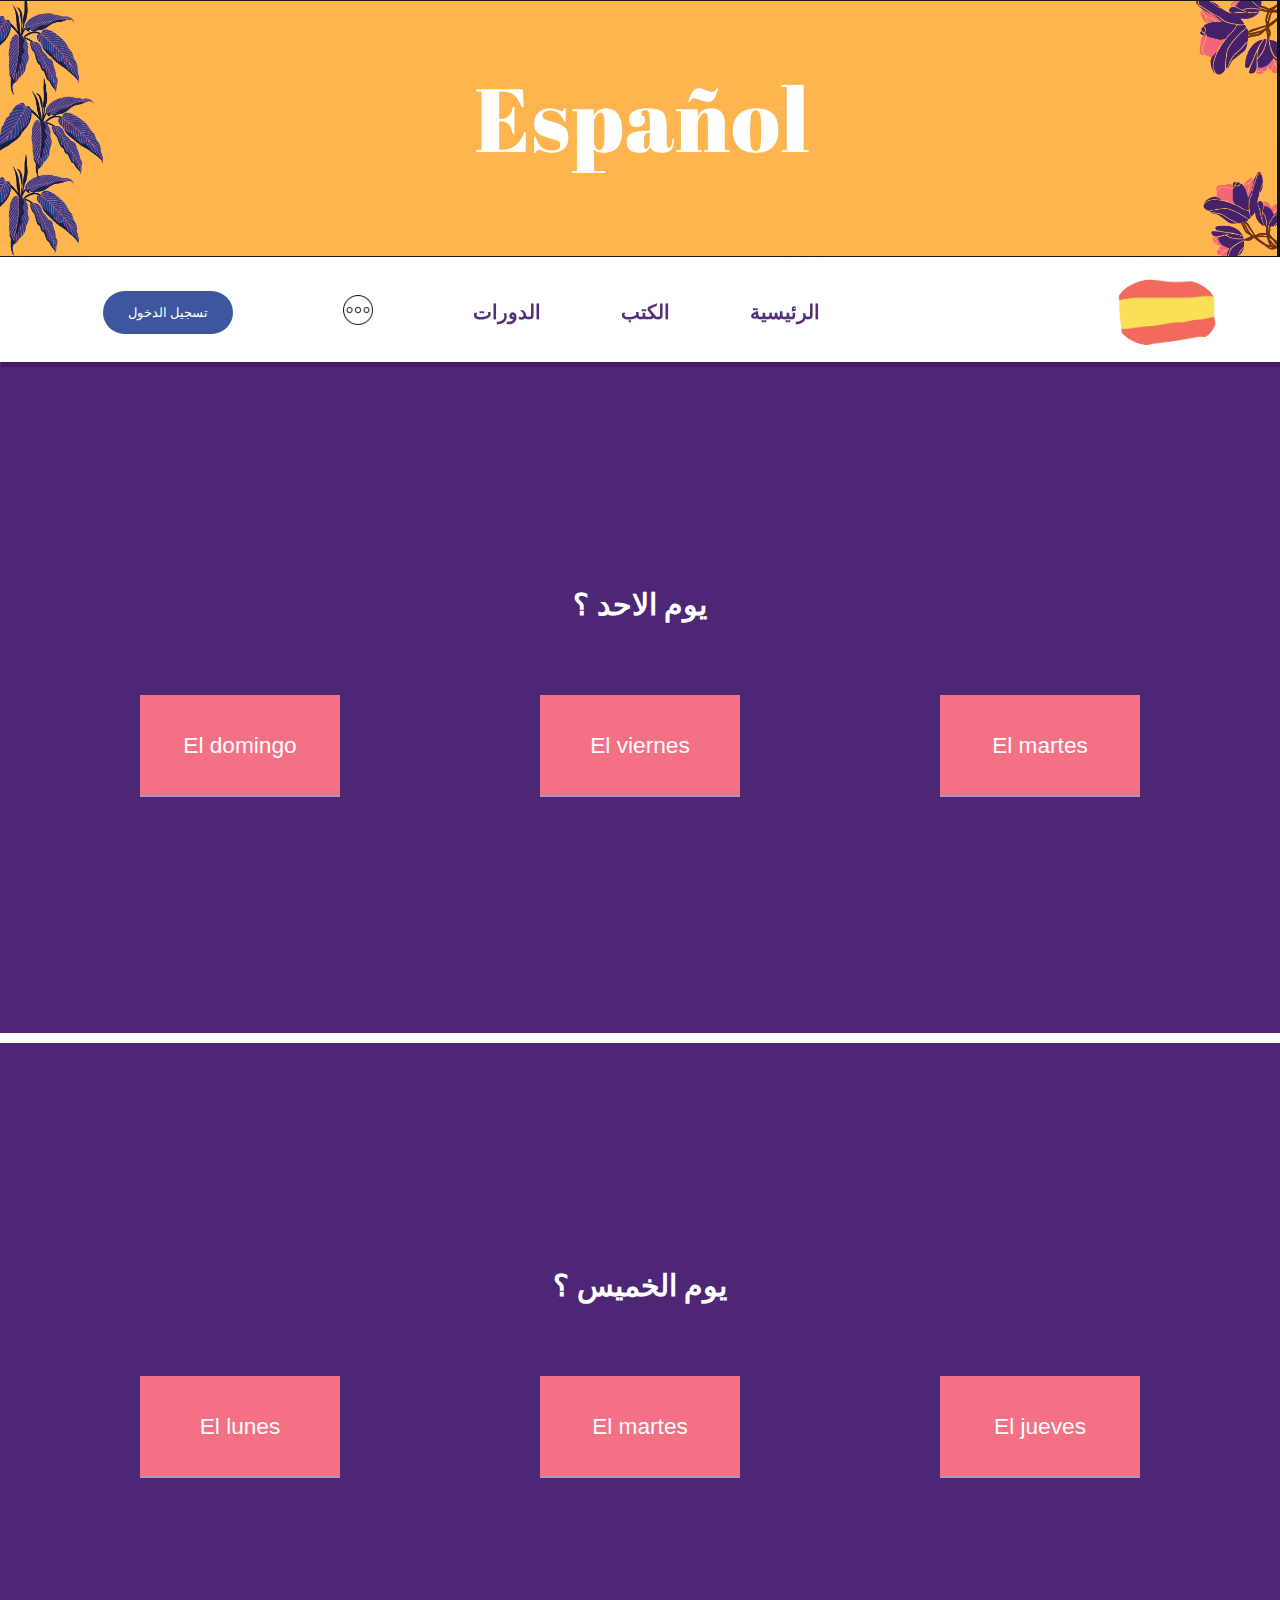
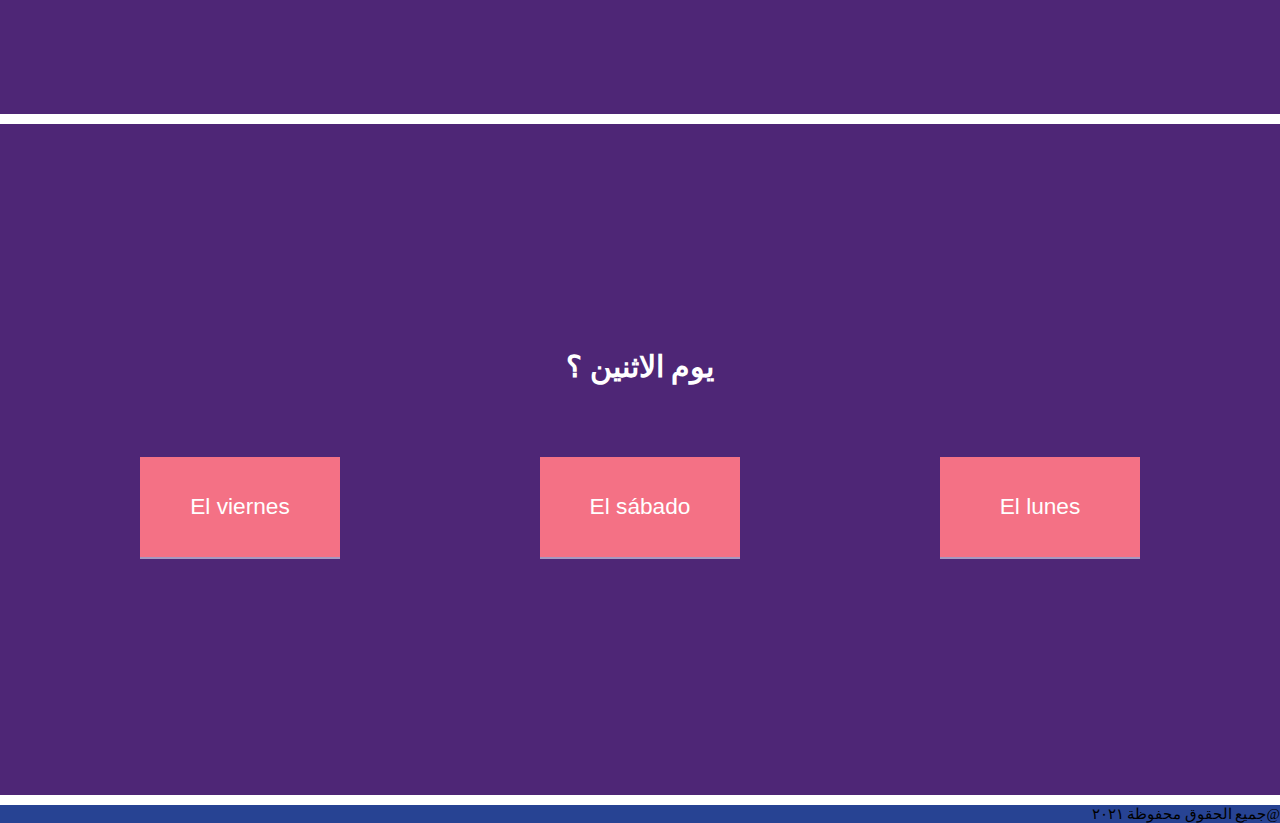
<file: اختبارأيام الاسبوع.html>
<!DOCTYPE html>
<html >
<head>
  <meta charset="UTF-8" />
  <meta name="viewport" content="width=device-width, initial-scale=1.0" />
   <link rel="stylesheet" href="./style.css">
    <link rel="icon" href="./image/exam.png">
    <link rel="stylesheet" type="text/css" href="https://www.fontstatic.com/f=kawkab-bold" />
    <link rel="stylesheet" href="https://cdnjs.cloudflare.com/ajax/libs/font-awesome/4.7.0/css/font-awesome.min.css">
    <title>أيام الاسبوع</title>
    
</head>
<body>
<div><video autoplay muted loop id="myVideo">
  <source src="./image/sp.mov" type="video/mp4" >
</video></div>

<div class="flex-container"> 
  <div class ="login"><button class="login" onclick="document.getElementById('id01').style.display='block'">تسجيل الدخول</button>
    <div id="id01" class="modal">
      <span onclick="document.getElementById('id01').style.display='none'" 
    class="close" title="Close Modal">&times;</span>
          <form class="modal-content animate" action="/action_page.php">
        <div class="container">
          <label for="uname"><b>اسم المتعلم</b></label>
          <input type="text" placeholder="Enter Username" name="uname" required>
          <label for="psw"><b>كلمة السر</b></label>
          <input type="password" placeholder="Enter Password" name="psw" required>
          <button type="submit">تسجيل الدخول</button>
          <label>
            <input type="checkbox" checked="checked" name="remember"> تذكرني
          </label>
        </div>
        <div class="container" style="background-color:white">
          <button type="button" onclick="document.getElementById('id01').style.display='none'" class="cancelbtn">الغاء</button>
          <span class="psw">نسيت <a href="#">كلمة المرور؟</a></span>
        </div>
      </form>
    </div>
  </div>
      <!--  اضافة شريط التنقل العلوي باستخدام القوائم -->
    <ul class="menu"> 
     <li><a href="index.html">الرئيسية</a></li>
     <li><a href="/الكتب.html">الكتب</a></li>
     <li><a href="/الدورات.html">الدورات</a></li>
     <li class="nav-item dropdown">
        <div class="dropdown">
            <button class="dropbtn"><img src="./image/more.png" width="30 px" > </button>
            <div class="dropdown-content">
              <a href="/اختبارأيام الاسبوع.html">اختبار أيام الاسبوع</a>
            </div>
          </div>
     </li>
    </ul>
   <div class="logo">
    <img class="myimage" src="./image/flag.png"  >  
   </div>   
</div> 

<div class="test">
  <div class="test1">
    <h2>يوم الاحد ؟</h2>
    <ul class="choose">
      <li ><button onclick="test1d()"id="c1"class="answers">El domingo</button> </li>   
      <li > <button onclick="test1d()"id="c2"class="answers"> El viernes</button></li>
      <li ><button onclick="test1d()"id ="c3"class="answers"> El martes</button></li>
    </ul> 

  </div>
</div>
<div class="test">
  <div class="test1">
    <h2>يوم الخميس ؟</h2>
    <ul class="choose">
      <li ><button onclick="test2()"id="c4"class="answers">El lunes</button> </li>   
      <li > <button onclick="test2()"id="c5"class="answers"> El martes</button></li>
      <li ><button onclick="test2()"id ="c6"class="answers"> El jueves</button></li>
    </ul> 

  </div>
  <div class="test">
    <div class="test1">
      <h2>يوم الاثنين ؟</h2>
      <ul class="choose">
        <li ><button onclick="test3()"id="c7"class="answers">El viernes</button> </li>   
        <li > <button onclick="test3()"id="c8"class="answers"> El sábado</button></li>
        <li ><button onclick="test3()"id ="c9"class="answers"> El lunes</button></li>
      </ul> 
  
    </div>



</div>






 <div class="pageend">جميع الحقوق محفوظة ٢٠٢١@</div>


















<script src="./index.js"></script>
</body>
</html>
</file>
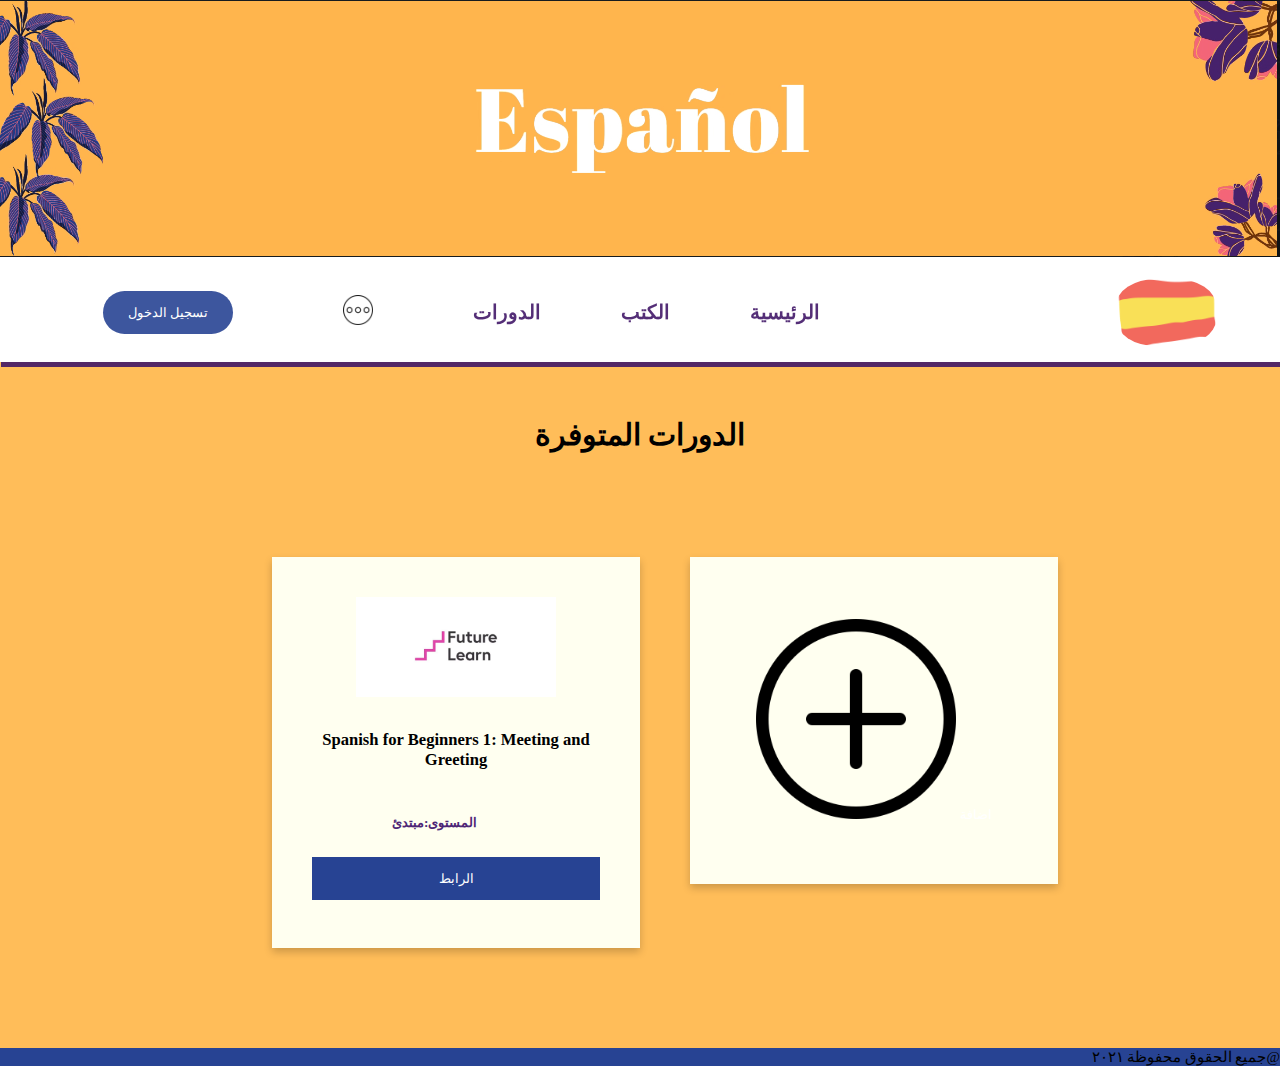
<file: الدورات.html>
<!DOCTYPE html>
<html >
<head>
  <meta charset="UTF-8" />
  <meta name="viewport" content="width=device-width, initial-scale=1.0" />
    <link rel="stylesheet" href="./style.css">
    <link rel="icon" href="./image/laptop.png">
    <link rel="stylesheet" type="text/css" href="https://www.fontstatic.com/f=kawkab-bold" />
    <link rel="stylesheet" href="https://cdnjs.cloudflare.com/ajax/libs/font-awesome/4.7.0/css/font-awesome.min.css">
    
    <title>الدورات</title>
    
</head>
<body>
<div><video autoplay muted loop id="myVideo">
  <source src="./image/sp.mov" type="video/mp4" >
</video></div>

<div class="flex-container"> 
  <div class ="login"><button class="login" onclick="document.getElementById('id01').style.display='block'">تسجيل الدخول</button>
    <div id="id01" class="modal">
      <span onclick="document.getElementById('id01').style.display='none'" 
    class="close" title="Close Modal">&times;</span>
          <form class="modal-content animate" action="/action_page.php">
        <div class="container">
          <label for="uname"><b>اسم المتعلم</b></label>
          <input type="text" placeholder="Enter Username" name="uname" required>
          <label for="psw"><b>كلمة السر</b></label>
          <input type="password" placeholder="Enter Password" name="psw" required>
          <button type="submit">تسجيل الدخول</button>
          <label>
            <input type="checkbox" checked="checked" name="remember"> تذكرني
          </label>
        </div>
        <div class="container" style="background-color:white">
          <button type="button" onclick="document.getElementById('id01').style.display='none'" class="cancelbtn">الغاء</button>
          <span class="psw">نسيت <a href="#">كلمة المرور؟</a></span>
        </div>
      </form>
    </div>
  </div>
      <!--  اضافة شريط التنقل العلوي باستخدام القوائم -->
    <ul class="menu"> 
     <li><a href="index.html">الرئيسية</a></li>
     <li><a href="/الكتب.html">الكتب</a></li>
     <li><a href="/الدورات.html">الدورات</a></li>
     <li class="nav-item dropdown">
        <div class="dropdown">
            <button class="dropbtn"><img src="./image/more.png" width="30 px" > </button>
            <div class="dropdown-content">
                <a href="/اختبارأيام الاسبوع.html">اختبار أيام الاسبوع</a>
            </div>
          </div>
     </li>
    </ul>
   <div class="logo">
    <img class="myimage" src="./image/flag.png"  >  
   </div>   
</div> 
<div class ="books">
<h2>الدورات المتوفرة</h2>
<ul class="bookscards">
  <li>  <div class="card" style="width: 18rem;">
    <img class="card-img-top" src="./image/future-learn-courses.jpg" width="200px">
    <div class="card-body">
      <h5 class="card-title">Spanish for Beginners 1: Meeting and Greeting</h5>
    </div>
    
    <ul class="list-group list-group-flush">
      <li class="list-group-item"> <h4> المستوى:مبتدئ </h4></li>

       
    </ul>
    <div class="card-body">
      <a href="https://www.futurelearn.com/courses/spanish-for-beginners-1"  target="_blank" class="card-link"><button>
         الرابط
      </button></a>
    </div>
  </div>
</li>
<li>  
  <div class="card" style="width: 18rem;">
      <button class="add" id="myBtn"><img src="./image/plus.png" width="200px"> اضافة</button>
      <div id="addmodal" class="addmodal">
        <div class="addmodalcontent">
          <span class="addclose">&times;</span>
          <form action="/action_page.php">
            <label for="fname">اسم الدورة</label><br>
            <input type="text" id="fname" name="fname"><br><br>
            <label for="fname">معلومات الدورة</label><br>
            <input type="text" id="fname" name="fname"><br><br>
            <input type="submit" value="Submit">
          </form>
        </div>

  </div>
</li>


</ul>
</div>

 <div class="pageend">جميع الحقوق محفوظة ٢٠٢١@</div>


















<script src="./index.js"></script>
</body>
</html>
</file>
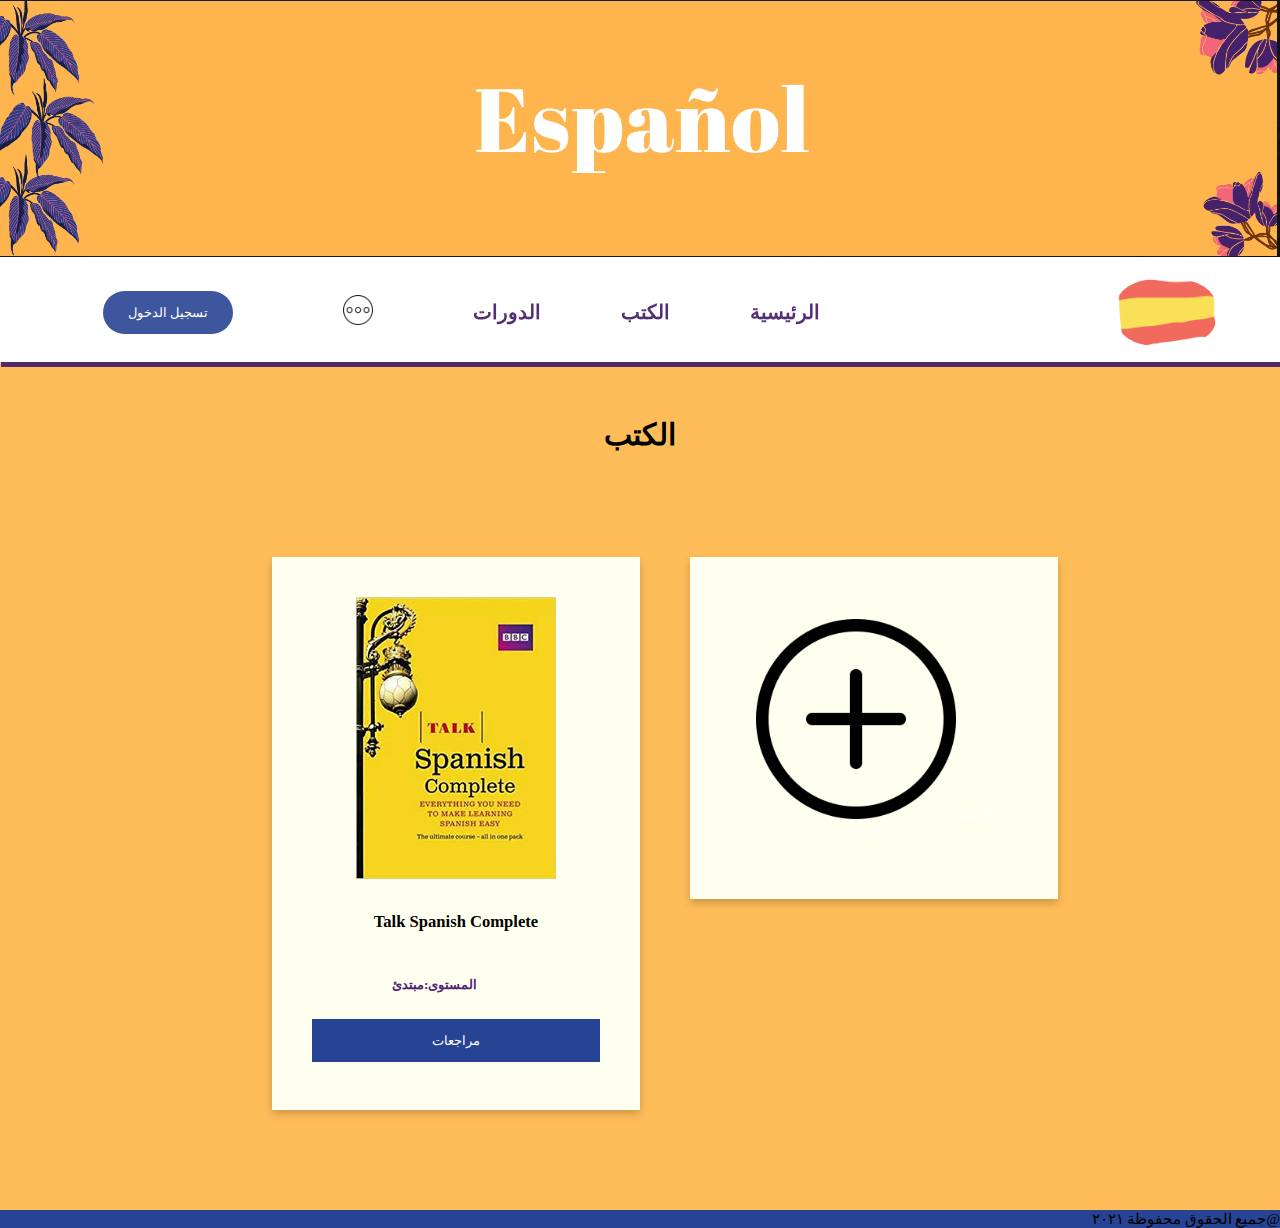
<file: الكتب.html>
<!DOCTYPE html>
<html >
<head>
  <meta charset="UTF-8" />
  <meta name="viewport" content="width=device-width, initial-scale=1.0" />
    <link rel="stylesheet" href="./style.css">
    <link rel="icon" href="./image/book.png">
    <link rel="stylesheet" type="text/css" href="https://www.fontstatic.com/f=kawkab-bold" />
    <link rel="stylesheet" href="https://cdnjs.cloudflare.com/ajax/libs/font-awesome/4.7.0/css/font-awesome.min.css">
    
    <title>الكتب</title>
    
</head>
<body>
<div><video autoplay muted loop id="myVideo">
  <source src="./image/sp.mov" type="video/mp4" >
</video></div>

<div class="flex-container"> 
  <div class ="login"><button class="login" onclick="document.getElementById('id01').style.display='block'">تسجيل الدخول</button>
    <div id="id01" class="modal">
      <span onclick="document.getElementById('id01').style.display='none'" 
    class="close" title="Close Modal">&times;</span>
          <form class="modal-content animate" action="/action_page.php">
        <div class="container">
          <label for="uname"><b>اسم المتعلم</b></label>
          <input type="text" placeholder="Enter Username" name="uname" required>
          <label for="psw"><b>كلمة السر</b></label>
          <input type="password" placeholder="Enter Password" name="psw" required>
          <button type="submit">تسجيل الدخول</button>
          <label>
            <input type="checkbox" checked="checked" name="remember"> تذكرني
          </label>
        </div>
        <div class="container" style="background-color:white">
          <button type="button" onclick="document.getElementById('id01').style.display='none'" class="cancelbtn">الغاء</button>
          <span class="psw">نسيت <a href="#">كلمة المرور؟</a></span>
        </div>
      </form>
    </div>
  </div>
      <!--  اضافة شريط التنقل العلوي باستخدام القوائم -->
    <ul class="menu"> 
     <li><a href="index.html">الرئيسية</a></li>
     <li><a href="/الكتب.html">الكتب</a></li>
     <li><a href="/الدورات.html">الدورات</a></li>
     <li class="nav-item dropdown">
        <div class="dropdown">
            <button class="dropbtn"><img src="./image/more.png" width="30 px" > </button>
            <div class="dropdown-content">
              <a href="/اختبارأيام الاسبوع.html">اختبار أيام الاسبوع</a>
            </div>
          </div>
     </li>
    </ul>
   <div class="logo">
    <img class="myimage" src="./image/flag.png"  >  
   </div>   
</div> 
<div class ="books">
<h2>الكتب</h2>
<ul class="bookscards">
  <li>  <div class="card" style="width: 18rem;">
    <img class="card-img-top" src="./image/book1.jpg" width="200px">
    <div class="card-body">
      <h5 class="card-title">Talk Spanish Complete</h5>
    </div>
    
    <ul class="list-group list-group-flush">
      <li class="list-group-item"> <h4> المستوى:مبتدئ </h4></li>

       
    </ul>
    <div class="card-body">
      <a href="https://www.amazon.co.uk/Talk-Spanish-Complete-Book-Pack/dp/1406679240/ref=pd_sbs_14_1/257-9528265-9584646?_encoding=UTF8&pd_rd_i=1406679240&pd_rd_r=1b0dd5ba-8476-4613-baad-719b08a7feb4&pd_rd_w=fxHLT&pd_rd_wg=1V4xi&pf_rd_p=c1b0d6b0-0f46-4d06-b951-a1c184c4ce91&pf_rd_r=8C0GGA4871VC0AKF6KB6&psc=1&refRID=8C0GGA4871VC0AKF6KB6"  target="_blank" class="card-link"><button>
          مراجعات
      </button></a>
    </div>
  </div>
</li>
<li>  
  <div class="card" style="width: 18rem;">
      <button class="add" id="myBtn"><img src="./image/plus.png" width="200px"> اضافة كتاب</button>
      <div id="addmodal" class="addmodal">
        <div class="addmodalcontent">
          <span class="addclose">&times;</span>
          <form action="/action_page.php">
            <label for="fname">اسم الكتاب</label><br>
            <input type="text" id="fname" name="fname"><br><br>
            <label for="fname">معلومات الكتاب</label><br>
            <input type="text" id="fname" name="fname"><br><br>
            <input type="submit" value="Submit">
          </form>
        </div>

  </div>
</li>


</ul>
</div>

 <div class="pageend">جميع الحقوق محفوظة ٢٠٢١@</div>


















<script src="./index.js"></script>
</body>
</html>
</file>
<file: style.css>
body { margin: 0;
    font-size: 15pt;
    font-family: kawkab-bold;width:100%;height: 100%;
  }
  #myVideo {width:100%;
    height: 30%;position: relative;
  }
input[type=text], input[type=password] {
  width: 630px;
  padding: 12px 20px;
  margin: 8px 0;
  display: inline-block;
  border: 1px solid #ccc;
  box-sizing: border-box;
}
.container {text-align: center;}
button {
  background-color: #274393;
  color: white;
  padding: 14px 20px;
  margin: 8px 0;
  border: none;
  cursor: pointer;
  width: 100%
}
.login{ border-radius: 100px;width: 130px;margin-right: 50px;}

button:hover {
  opacity: 0.8;
}

.cancelbtn {
  width: auto;
  padding: 10px 18px;
  background-color: #f47185;
}


/* The Modal (background) */
.modal {
  display: none; 
  position: fixed; 
  z-index: 1; 
  left: 0;
  top: 0;
  width: 100%; 
  height: 100%; 
  overflow: auto; 
  background-color: rgb(0,0,0); 
  background-color: rgba(0,0,0,0.4); 
  padding-top: 60px;
}

/* Modal Content/Box */
.modal-content { display: flex; flex-wrap: wrap;
  background-color: #fefefe;
  margin: 5% auto 15% auto; 
  border: 1px solid #888;
  width: 51%; 
}

/* The Close Button (x) */
.close {
  position: absolute;
  right: 25px;
  top: 0;
  color: #000;
  font-size: 35px;
  font-weight: bold;
}

.close:hover,
.close:focus {
  color: red;
  cursor: pointer;
}

/* Add Zoom Animation */
.animate {
  -webkit-animation: animatezoom 0.6s;
  animation: animatezoom 0.6s
}

@-webkit-keyframes animatezoom {
  from {-webkit-transform: scale(0)} 
  to {-webkit-transform: scale(1)}
}
  
@keyframes animatezoom {
  from {transform: scale(0)} 
  to {transform: scale(1)}
}

/* Change styles for span and cancel button on extra small screens */
@media screen and (max-width: 300px) {
  span.psw {
     display: block;
     float: none;
  }
  .cancelbtn {
     width: 100%;
  }
}

  ul {display: flex;
    list-style-type: none;
    margin: 0px;
    padding: 0;
   }
  /* تعديل خواص العناصر داخل القائمة */
  .menu a {  text-align: center;
    text-decoration: none;padding:40px ;transition: background-color .5s; outline:none;color:rgb(65, 23, 104) ;
}
/* ترتيب العناصر  */
.flex-container{display: flex; justify-content:flex-end; flex-direction: row;  width: 100%;
     opacity: 90%; height: 100px;  position: relative;  margin:0;  align-items: center;
     box-shadow:  1px 5px rgb(65, 23, 104) }
/* تعديل خواص شريط التنقل */
.menu { display: flex;flex-direction: row-reverse; align-items:center;
   font-size: 15pt; font-weight: bold;padding-right: 20%;}
.logo { display: flex; margin-right: 5%; }
 img.myimage  {border-radius: 40%; width:100px; }
/* يظهر لون عند التمرير بالماوس */
.menu a:hover {  transition: 250ms cubic-bezier(0.42, 0.83, 0.49, 1.35) transform;
  transform: scale(1.5) ;}
/* تعديل خواص القائمة المنسدلة */
.dropdown { display:flex;flex-direction: column;
  overflow: hidden;align-items:center;
    
  } 
.dropdown .dropbtn { display: block; 
  background-color: transparent;
  font-size: 16px; outline: none;
  border: none;margin:40px; }

.dropdown-content { 
    display: none;    
    position: absolute;
    background-color: #f1f1f1;
    min-width: 400px;
    box-sizing: border-box;
    box-shadow: 0px 8px 16px 0px rgba(0,0,0,0.2);
    z-index: 1;margin-top: 90px; border-radius: 20px;;
  }
  .dropdown-content a {
    float: none;
  color: #4e2676;
  padding: 12px 16px;
  text-decoration: none;
  display: block;
  text-align: center;
  }
  .dropdown-content a:hover {background-color: #ddd;transition: 250ms ease-in;}
  /* اظهار القائمة المنسدلة */
  .dropdown:hover .dropdown-content {display: block; overflow: auto;}
   
@-webkit-keyframes tracking-in-expand{0%{letter-spacing:-.5em;opacity:0}40%{opacity:.6}100%{opacity:1}}@keyframes tracking-in-expand{0%{letter-spacing:-.5em;opacity:0}40%{opacity:.6}100%{opacity:1}}
  .tracking-in-expand:hover{animation:tracking-in-expand 0.7s steps(3,end) }  
  .about {display: flex;justify-content: center;align-items: center; 
    padding: 200px; text-align: center;background-color: #ffbd59 ;height: auto;
    color: white;}

 .abouttext{padding-top: 40px;}

.features{display: flex;justify-content: center;align-items: center; 
    padding: 200px; text-align: center;background-color: #4e2676  ; 
    margin-bottom: 10px; margin-top: 0; height: 80px;color: white;}

  .featureslist {display: flex; max-width: unset; 
    flex-wrap: unset;
    align-items: baseline; justify-content: space-around;
   }
   .featureslist li { padding: 40px 100px 30px ;font-size: 15pt;
    font-family: kawkab-bold;}
    /* صفحة الكتب */
   .books {background-color:#ffbd59 ; display: flex; flex-direction: column;align-items: center;  }
   .books h2{padding-top: 30px;}
    .pageend {background-color: #274393 ; text-align:right;font-size: 11pt;}
    .bookscards{padding-top: 80px; }
    .card {text-align: center; padding-top: 30px; background-color: ivory; padding: 40px; margin-bottom: 100px;
      box-shadow: 0 4px 8px 0 rgba(0,0,0,0.2); margin-left:50px ;
      transition: 0.3s;
    }
    .card:hover {
      box-shadow: 0 8px 16px 0 rgba(0,0,0,0.2);
    }
    .container {
      padding: 2px 16px;
    }
    .list-group-item { display: flex;flex-wrap: wrap;padding-left: 80px;font-size: 10pt;color:#4e2676 ;}
    
    .fa {
      font-size: 25px;
    }
    
    .checked {
      color: orange;
    }
    .add {background-color: transparent;}
    .addmodal {
      display: none; 
      position: fixed;
      z-index: 1;
      padding-top: 100px; 
      left: 0;
      top: 0;
      width: 100%; 
      height: 100%; 
      overflow: auto; 
      background-color: rgb(0,0,0); 
      background-color: rgba(0,0,0,0.4); 
    }
    
    .addmodalcontent {
      background-color: #fefefe;
      margin: auto;
      padding: 20px;
      border: 1px solid #888;
      width: 80%;
    }
    
    .addclose {
      color: #aaaaaa;
      float: right;
      font-size: 28px;
      font-weight: bold;
    }
    
    .close:hover,
    .close:focus {
      color: #000;
      text-decoration: none;
      cursor: pointer;
    }

    .test1 {display: flex;justify-content: center;align-items: center; flex-direction: column;
      padding: 200px; text-align: center;background-color: #4e2676  ; 
      margin-bottom: 10px; margin-top: 0; color: white;}
      .choose {display: flex; max-width: unset; 
        flex-wrap: unset;
        align-items: center; justify-content: space-around;}
      .choose li { padding: 40px 100px 30px ; }

      .answers {width: 200px; background-color: #f47185; font-size: 17pt;
        height: 100px; box-shadow: rgba(211, 209, 230, 0.671) 0px 2px 0px 0px ;
      }
      
      
      #loader {
        position: absolute;
        left: 50%;
        top: 50%;
        z-index: 1;
        width: 120px;
        height: 120px;
        margin: -76px 0 0 -76px;
        -webkit-animation: spin 2s linear infinite;
        animation: spin 2s linear infinite;
      }
</file>
